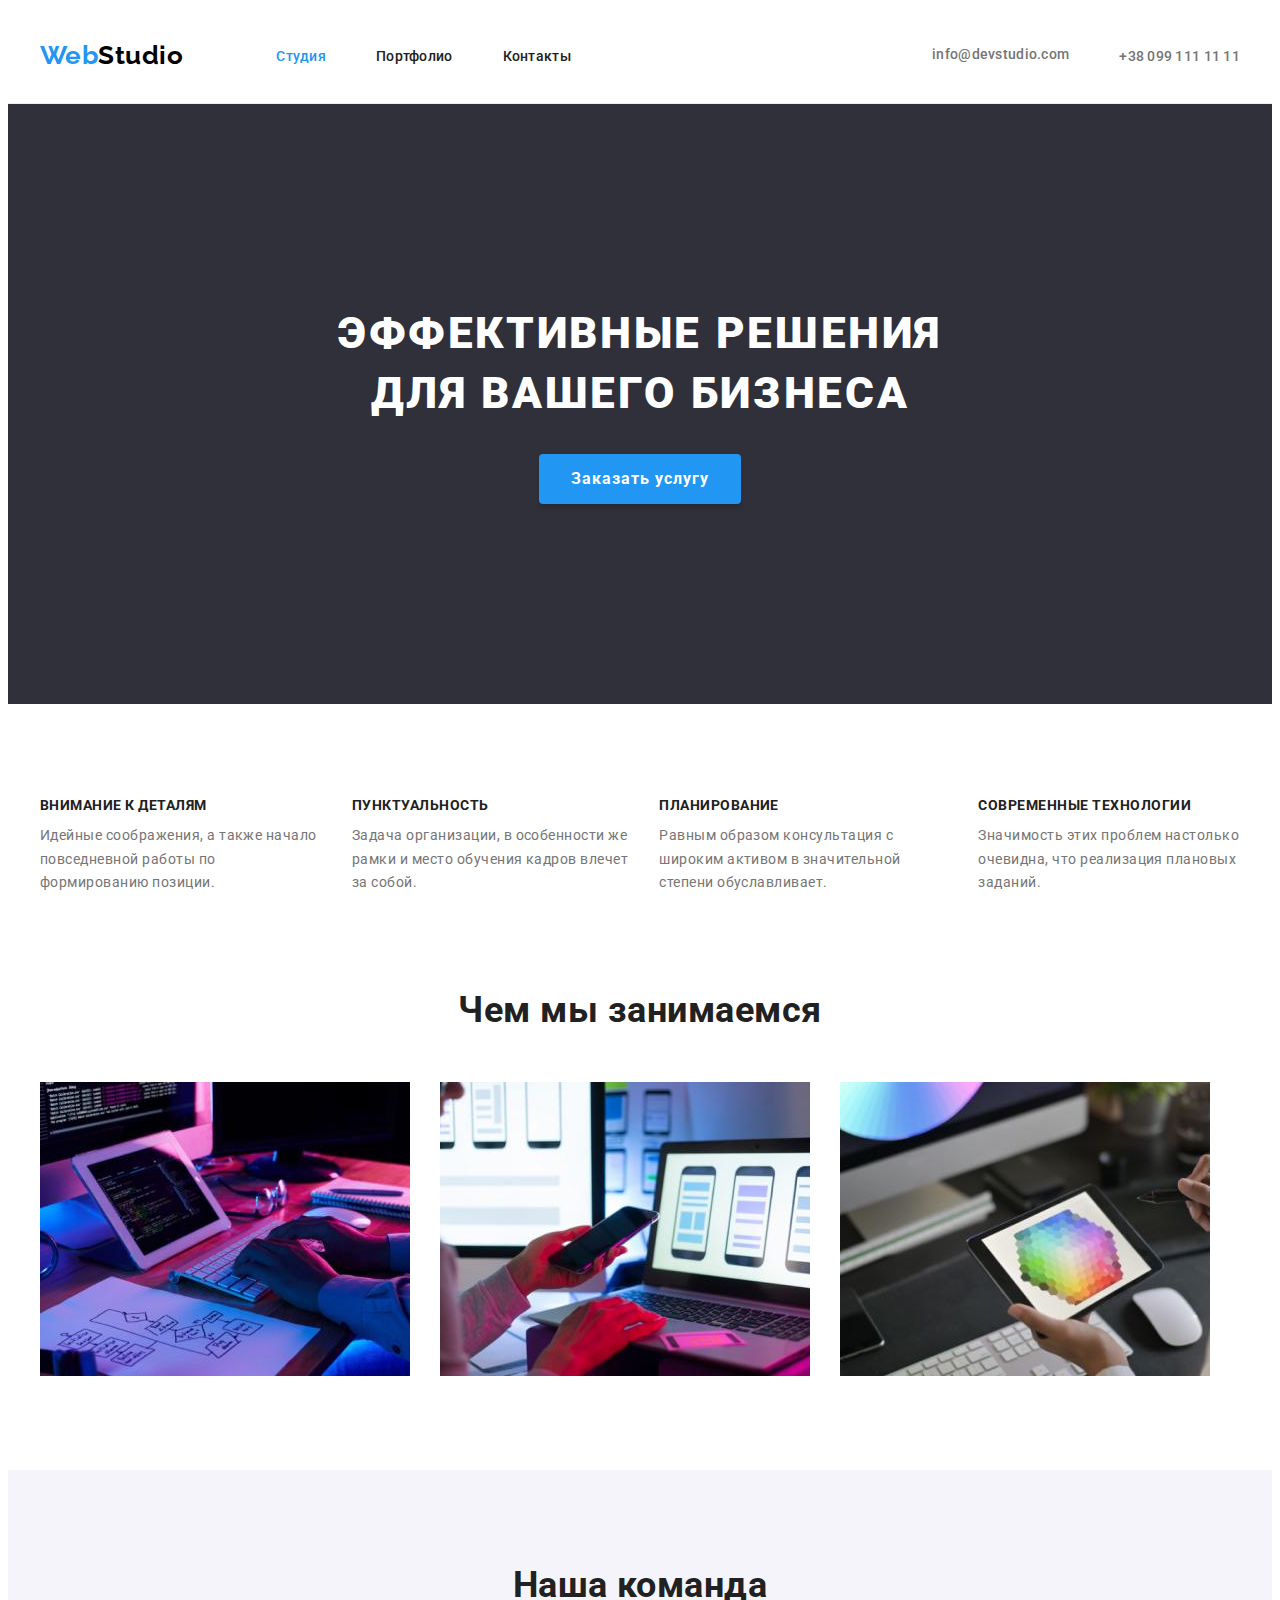
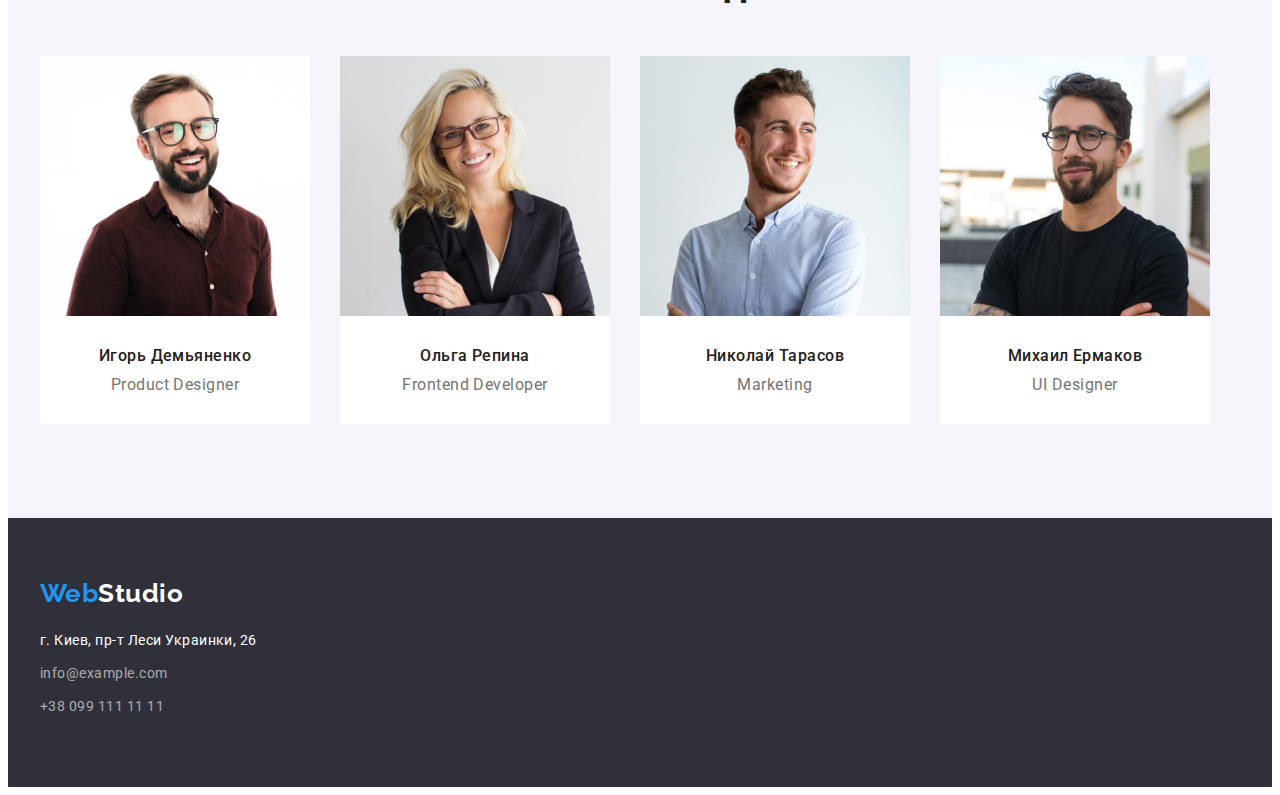
<file: index.html>
<!DOCTYPE html>
<html lang="ru">
  <head>
    <meta charset="UTF-8" />
    <meta http-equiv="X-UA-Compatible" content="IE=edge" />
    <meta name="viewport" content="width=device-width, initial-scale=1.0" />
    <title>WebStudio</title>
    <link rel="preconnect" href="https://fonts.googleapis.com" />
    <link rel="preconnect" href="https://fonts.gstatic.com" crossorigin />

    <link
      href="https://fonts.googleapis.com/css2?family=Raleway:wght@700&family=Roboto:wght@400;500;700;900&display=swap"
      rel="stylesheet"
    />
    <link
      rel="stylesheet"
      href="https://cdnjs.cloudflare.com/ajax/libs/modern-normalize/1.1.0/modern-normalize.min.css"
      integrity="sha512-wpPYUAdjBVSE4KJnH1VR1HeZfpl1ub8YT/NKx4PuQ5NmX2tKuGu6U/JRp5y+Y8XG2tV+wKQpNHVUX03MfMFn9Q=="
      crossorigin="anonymous"
      referrerpolicy="no-referrer"
    />
    <link rel="stylesheet" href="./css/styles.css" />
  </head>

  <body>
    <header class="header">
      <div class="container header-container">
        <a href="" class="header-logo logo-prop link"
          ><span class="logo-first-word">Web</span>Studio</a
        >
        <nav class="header-navigation">
          <ul class="header-list list">
            <li class="header-item">
              <a href="" class="curent header-link link">Студия</a>
            </li>
            <li class="header-item">
              <a href="./portfolio.html" class="header-link link">Портфолио</a>
            </li>
            <li class="header-item">
              <a href="" class="header-link link">Контакты</a>
            </li>
          </ul>
        </nav>

        <ul class="list top-right-contacts">
          <li class="header-contacts-link">
            <a href="" class="link header-contacts-link">
              info@devstudio.com
            </a>
          </li>
          <li>
            <a class="link header-contacts-link" href="tel:+380991111111">
              +38 099 111 11 11
            </a>
          </li>
        </ul>
      </div>
    </header>

    <main>
      <section class="hero-section">
        <div class="container hero-container">
          <h1 class="hero-header">Эффективные решения для вашего бизнеса</h1>
          <button type="button" class="hero-btn btn">Заказать услугу</button>
        </div>
      </section>

      <section class="features">
        <h2 class="visually-hidden">Преимущества</h2>
        <div class="container">
          <ul class="features-list list">
            <li class="features-item">
              <h3 class="features-header">Внимание к деталям</h3>
              <p class="features-text">
                Идейные соображения, а также начало повседневной работы по
                формированию позиции.
              </p>
            </li>
            <li class="features-item">
              <h3 class="features-header">Пунктуальность</h3>
              <p class="features-text">
                Задача организации, в особенности же рамки и место обучения
                кадров влечет за собой.
              </p>
            </li>
            <li class="features-item">
              <h3 class="features-header">Планирование</h3>
              <p class="features-text">
                Равным образом консультация с широким активом в значительной
                степени обуславливает.
              </p>
            </li>
            <li class="features-item">
              <h3 class="features-header">Современные технологии</h3>
              <p class="features-text">
                Значимость этих проблем настолько очевидна, что реализация
                плановых заданий.
              </p>
            </li>
          </ul>
        </div>
      </section>

      <section class="profile">
        <div class="container">
          <h2 class="profile-header">Чем мы занимаемся</h2>
          <ul class="profile-list list">
            <li class="profile-item">
              <img
                src="./images/01-developer-typing-on-keyboard.jpg"
                alt="разработчик печатает на клавиатуре"
                width="370"
                height="294"
              />
            </li>
            <li class="profile-item">
              <img
                src="./images/02-developer-checks-compibility-with-smartphones.jpg"
                alt="разработчик проверяет совместимость со смартфонами"
                width="370"
                height="294"
              />
            </li>
            <li class="profile-item">
              <img
                src="./images/03-choosing-a-color-palette-on-the-tablet.jpg"
                alt="разработчик выбирает палитру цветов на планшете"
                width="370"
                height="294"
              />
            </li>
          </ul>
        </div>
      </section>

      <section class="team team-color">
        <div class="container container-team">
          <h2 class="profile-header">Наша команда</h2>
          <ul class="team-list list">
            <li class="team-item">
              <img
                src="./images/member-1.jpg"
                alt="мужчина"
                width="270"
                height="260"
              />
              <div class="team-bottom">
                <h3 class="team-name">Игорь Демьяненко</h3>
                <p lang="en" class="job">Product Designer</p>
              </div>
            </li>

            <li class="team-item">
              <img
                src="./images/member-2.jpg"
                alt="мужчина"
                width="270"
                height="260"
              />
              <div class="team-bottom">
                <h3 class="team-name">Ольга Репина</h3>
                <p lang="en" class="job">Frontend Developer</p>
              </div>
            </li>

            <li class="team-item">
              <img
                src="./images/member-3.jpg"
                alt="мужчина"
                width="270"
                height="260"
              />
              <div class="team-bottom">
                <h3 class="team-name">Николай Тарасов</h3>
                <p lang="en" class="job">Marketing</p>
              </div>
            </li>

            <li class="team-item">
              <img
                src="./images/member-4.jpg"
                alt="мужчина"
                width="270"
                height="260"
              />
              <div class="team-bottom">
                <h3 class="team-name">Михаил Ермаков</h3>
                <p lang="en" class="job">UI Designer</p>
              </div>
            </li>
          </ul>
        </div>
      </section>
    </main>

    <footer class="footer">
      <div class="container">
        <div class="div-logo-ft">
          <a href="" lang="en" class="footer-logo logo-prop link"
            ><span class="logo-first-word">Web</span>Studio</a
          >
        </div>
        <div class="div-address-ft">
          <address class="address">
            <ul class="address-list list">
              <li class="footer-city-item">
                <a href="" class="footer-adress-links footer-city-color link"
                  >г. Киев, пр-т Леси Украинки, 26</a
                >
              </li>
              <li class="footer-address-item">
                <a
                  href="mailto:info@example.com"
                  class="footer-adress-links footer-contacts-color link"
                  >info@example.com</a
                >
              </li>
              <li class="footer-adress-links footer-address-item">
                <a
                  href="tel:+380991111111"
                  class="footer-contacts-color footer-adress-links link"
                  >+38 099 111 11 11</a
                >
              </li>
            </ul>
          </address>
        </div>
      </div>
    </footer>
  </body>
</html>
</file>
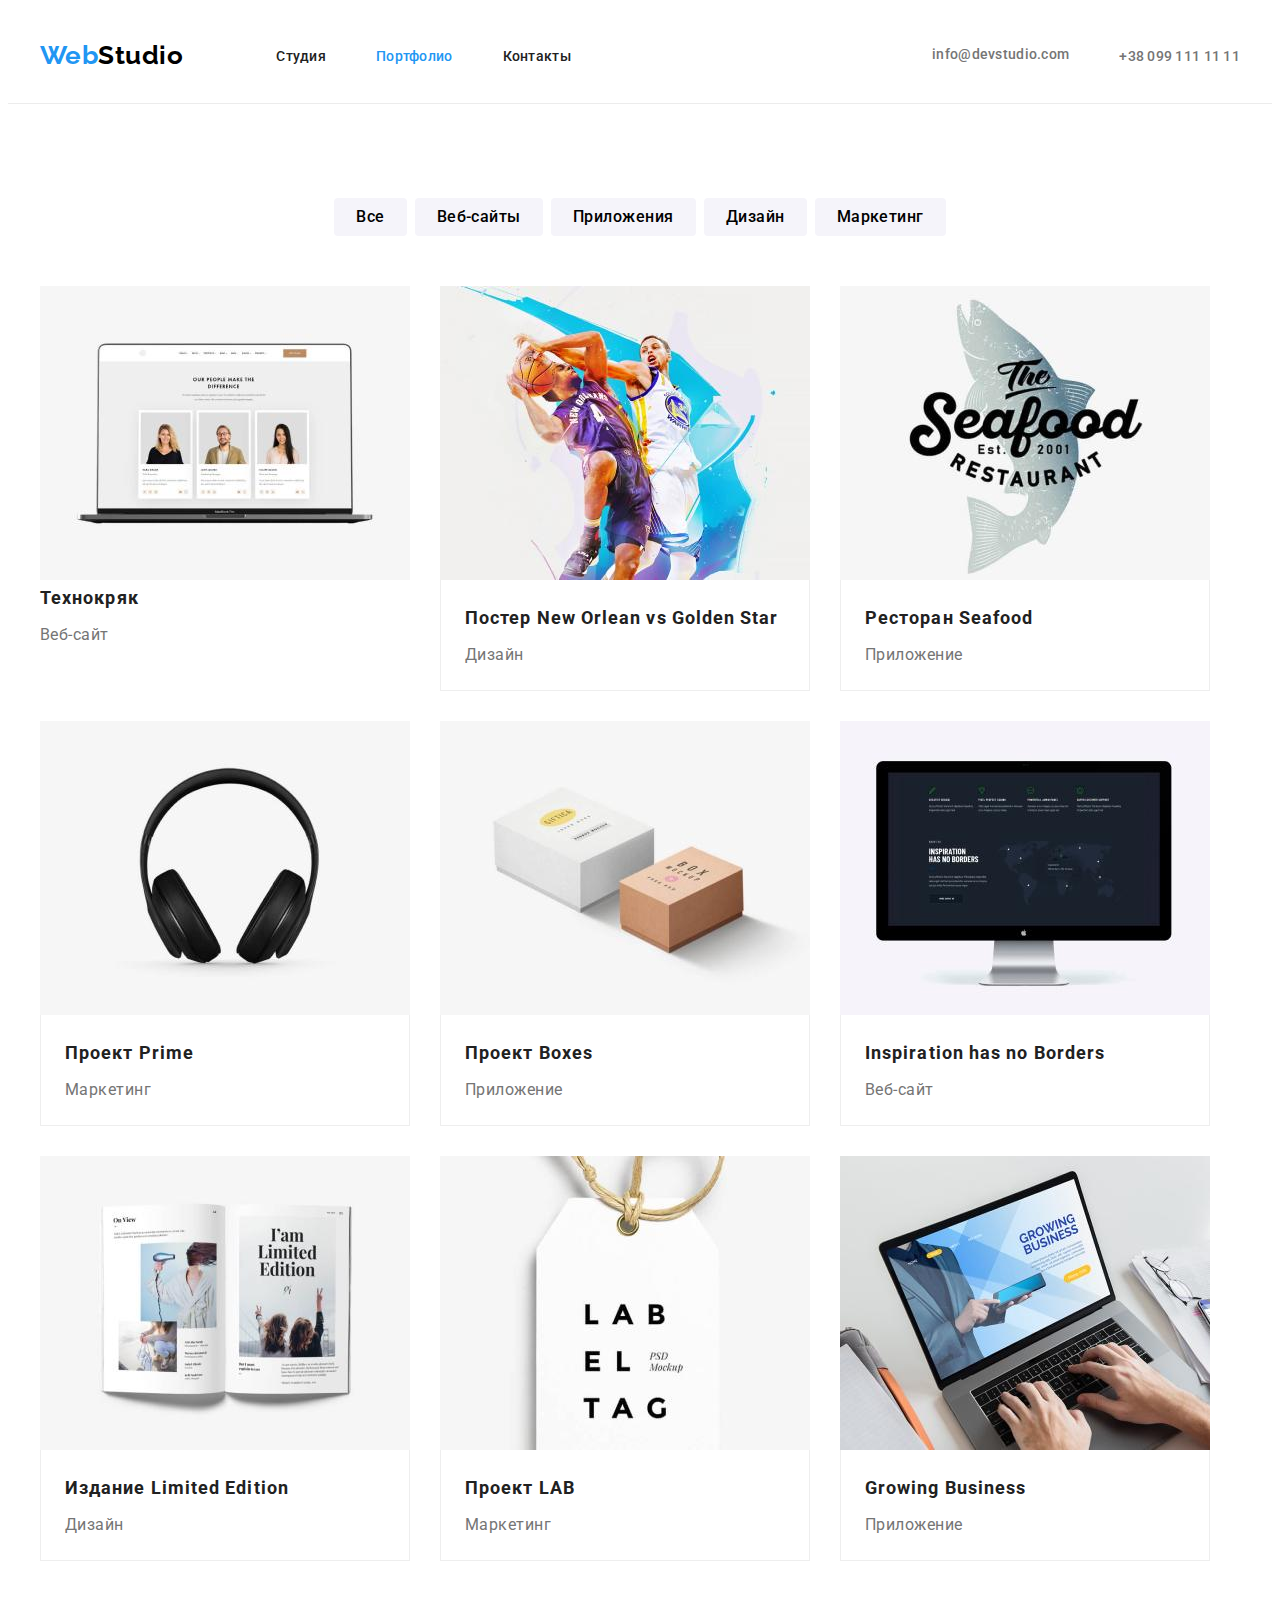
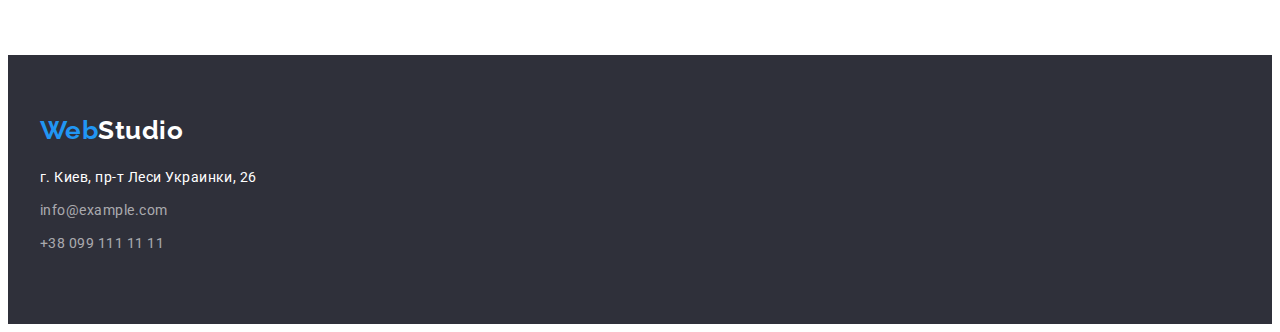
<file: portfolio.html>
<!DOCTYPE html>
<html lang="ru">
  <head>
    <meta charset="UTF-8" />
    <meta http-equiv="X-UA-Compatible" content="IE=edge" />
    <meta name="viewport" content="width=device-width, initial-scale=1.0" />
    <title>WebStudio</title>
    <link rel="preconnect" href="https://fonts.googleapis.com" />
    <link rel="preconnect" href="https://fonts.gstatic.com" crossorigin />
    <link
      href="https://fonts.googleapis.com/css2?family=Raleway:wght@700&family=Roboto:wght@400;500;700;900&display=swap"
      rel="stylesheet"
    />
    <link
      rel="stylesheet"
      href="https://cdnjs.cloudflare.com/ajax/libs/modern-normalize/1.1.0/modern-normalize.min.css"
      integrity="sha512-wpPYUAdjBVSE4KJnH1VR1HeZfpl1ub8YT/NKx4PuQ5NmX2tKuGu6U/JRp5y+Y8XG2tV+wKQpNHVUX03MfMFn9Q=="
      crossorigin="anonymous"
      referrerpolicy="no-referrer"
    />
    <link rel="stylesheet" href="./css/styles.css" />
  </head>

  <body>
    <header class="header">
      <div class="container header-container">
        <a href="" class="header-logo logo-prop link"
          ><span class="logo-first-word">Web</span>Studio</a
        >
        <nav class="header-navigation">
          <ul class="header-list list">
            <li class="header-item">
              <a href="./index.html" class="header-link link">Студия</a>
            </li>
            <li class="header-item">
              <a href="" class="curent header-link link">Портфолио</a>
            </li>
            <li class="header-item">
              <a href="" class="header-link link">Контакты</a>
            </li>
          </ul>
        </nav>

        <ul class="list top-right-contacts">
          <li class="header-contacts-link">
            <a href="" class="link header-contacts-link">
              info@devstudio.com
            </a>
          </li>
          <li>
            <a class="link header-contacts-link" href="tel:+380991111111">
              +38 099 111 11 11
            </a>
          </li>
        </ul>
      </div>
    </header>

    <main>
      <section class="project">
        <div class="container gallery-container">
          <h1 class="visually-hidden">Наши работы</h1>
          <ul class="project-nav list">
            <li class="item">
              <button class="btn-item" type="button">Все</button>
            </li>
            <li class="item">
              <button class="btn-item" type="button">Веб-сайты</button>
            </li>
            <li class="item">
              <button class="btn-item" type="button">Приложения</button>
            </li>
            <li class="item">
              <button class="btn-item" type="button">Дизайн</button>
            </li>
            <li class="item">
              <button class="btn-item" type="button">Маркетинг</button>
            </li>
          </ul>

          <ul class="list gallery">
            <li class="gallery-item">
              <img
                src="./images/web-site.jpg"
                alt="Три разработчика делают
            разное"
                width="370"
              />
              <h2 class="job-interpretation">Технокряк</h2>
              <p class="job-title">Веб-сайт</p>
            </li>
            <li class="gallery-item">
              <img
                src="./images/design.jpg"
                alt="Два баскетболиста с мячом"
                width="370"
              />
              <div class="gallery-card-bottom">
                <h2 class="job-interpretation">
                  Постер <span lang="en">New Orlean vs Golden Star</span>
                </h2>
                <p class="job-title">Дизайн</p>
              </div>
            </li>
            <li class="gallery-item">
              <img
                src="./images/aplication.jpg"
                alt="Постер ресторана"
                width="370"
              />
              <div class="gallery-card-bottom">
                <h2 class="job-interpretation">
                  Ресторан <span lang="en">Seafood</span>
                </h2>
                <p class="job-title">Приложение</p>
              </div>
            </li>
            <li class="gallery-item">
              <img src="./images/marketing.jpg" alt="Наушники" width="370" />
              <div class="gallery-card-bottom">
                <h2 class="job-interpretation">
                  Проект <span lang="en">Prime</span>
                </h2>
                <p class="job-title">Маркетинг</p>
              </div>
            </li>
            <li class="gallery-item">
              <img
                src="./images/application2.jpg"
                alt="Две коробки"
                width="370"
              />
              <div class="gallery-card-bottom">
                <h2 class="job-interpretation">
                  Проект <span lang="en">Boxes</span>
                </h2>
                <p class="job-title">Приложение</p>
              </div>
            </li>
            <li class="gallery-item">
              <img
                src="./images/web-site2.jpg"
                alt="Постер о дизайне"
                width="370"
              />
              <div class="gallery-card-bottom">
                <h2 class="job-interpretation">
                  <span lang="en">Inspiration has no Borders</span>
                </h2>
                <p class="job-title">Веб-сайт</p>
              </div>
            </li>
            <li class="gallery-item">
              <img
                src="./images/design2.jpg"
                alt="Открытый журнал"
                width="370"
              />
              <div class="gallery-card-bottom">
                <h2 class="job-interpretation">
                  Издание <span lang="en">Limited Edition</span>
                </h2>
                <p class="job-title">Дизайн</p>
              </div>
            </li>
            <li class="gallery-item">
              <img src="./images/marketing2.jpg" alt="Этикетка" width="370" />
              <div class="gallery-card-bottom">
                <h2 class="job-interpretation">
                  Проект <span lang="en">LAB</span>
                </h2>
                <p class="job-title">Маркетинг</p>
              </div>
            </li>
            <li class="gallery-item">
              <img
                src="./images/application3.jpg"
                alt="Руки печатающие на
            ноутбуке"
                width="370"
              />
              <div class="gallery-card-bottom">
                <h2 class="job-interpretation">
                  <span lang="en">Growing Business</span>
                </h2>
                <p class="job-title">Приложение</p>
              </div>
            </li>
          </ul>
        </div>
      </section>
    </main>

    <footer class="footer">
      <div class="container">
        <div class="div-logo-ft">
          <a href="" lang="en" class="footer-logo logo-prop link"
            ><span class="logo-first-word">Web</span>Studio</a
          >
        </div>
        <div class="div-address-ft">
          <address class="address">
            <ul class="address-list list">
              <li class="footer-city-item">
                <a href="" class="footer-adress-links footer-city-color link"
                  >г. Киев, пр-т Леси Украинки, 26</a
                >
              </li>
              <li class="footer-address-item">
                <a
                  href="mailto:info@example.com"
                  class="footer-adress-links footer-contacts-color link"
                  >info@example.com</a
                >
              </li>
              <li class="footer-adress-links footer-address-item">
                <a
                  href="tel:+380991111111"
                  class="footer-contacts-color footer-adress-links link"
                  >+38 099 111 11 11</a
                >
              </li>
            </ul>
          </address>
        </div>
      </div>
    </footer>
  </body>
</html>
</file>
<file: css/styles.css>
:root {
  --header-contacts-text-color: #757575;
  --header-text-color: #212121;
  --primary-title-color: #ffffff;
  --secondary-title-color: #212121;
  --primary-text-color: #757575;
  --logo-first-text-color: #2196f3;
  --logo-second-text-color: #000000;
  --footer-hero-background-color: #2f303a;  
}

p,
h1,
h2,
h3,
h5,
h6 {
  margin: 0;
}

ul {
  margin: 0;
  padding-left: 0;
}

img {
  display: block;
  max-width: 100%;
  height: auto;
}

body {
  font-family: 'Roboto', sans-serif;
  letter-spacing: 0.03em;
  color: var(--header-text-color);
}
.link {
  text-decoration: none;
}

.list {
  list-style: none;
}

.container {
  width: 1200px;
  margin: 0 auto;
  padding: 0 15px;
}

/* Header */

.logo-prop {
  font-family: Raleway;
  font-weight: bold;
  font-size: 26px;
  line-height: calc(31 / 26);
}

.header {
  border-bottom: 1px solid #ECECEC;
  padding-top: 32px;
  padding-bottom: 32px;  
}
.header-container {
  display: flex;
  align-items: center;
  
}
.header-navigation {
  display: flex;
  align-items: center;
}
.header-list {
  display: flex;
  align-items: center;
}
.header-item:not(:last-child) {
  margin-right: 50px;
}
.header-logo {
  margin-right: 93px;
}

.header-contacts-link:not(:last-child) {
  margin-left: auto;
  align-items: center;
  margin-right: 50px;
}

.header-contacts {
  margin-left: auto
  display: flex;
  align-items: center;
}
.contact-margin {
  
  margin-left: auto
}
.header-logo {
  color: var(--logo-second-text-color);
}

.header-link {
  color: inherit;
  font-weight: 500;
  font-size: 14px;
  line-height: 16px;
  letter-spacing: 0.02em;
}
.curent,
.logo-first-word {
  color: var(--logo-first-text-color);
}

.header-contacts-link {
  
  font-weight: 500;
  font-size: 14px;
  line-height: calc(16 / 14);
  letter-spacing: 0.02em;
  color: var(--header-contacts-text-color);
}

.header-link:focus,
.header-link:hover {
  color: var(--logo-first-text-color);
}
.header-contacts-link:focus,
.header-contacts-link:hover {
  color: var(--logo-first-text-color);
}

.top-right-contacts{
  display: flex;
  margin-left: auto

}

/* Секция hero */

.hero-section{
  background-color: var(--footer-hero-background-color);
  padding: 200px 0;
  text-align: center; 
}   

.hero-header {
  display: flex; 
  max-width: 696px;
  text-align: center;
  margin:0 auto;
  padding-bottom: 30px;
  font-family: inherit;
  font-weight: 900;
  font-size: 44px;
  line-height: 1.36;
  text-align: center;
  letter-spacing: 0.06em;
  text-transform: uppercase;
  color: var(--primary-title-color);
}

.btn {
  cursor: pointer;
  box-shadow: 0px 4px 4px rgba(0, 0, 0, 0.15);
  border-radius: 4px;
  border: none;
}



.hero-btn {
  padding: 10px 32px;
  height: 50px;
  font-family: inherit;
  font-weight: bold;
  font-size: 16px;
  line-height: 1.87;
  text-align: center;
  letter-spacing: 0.06em;
  color: var(--primary-title-color);
  background-color: var(--logo-first-text-color);
}


.btn:focus,
.btn:hover {
  background-color: #188CE8;
  color: var(--primary-title-color);
}

/* Секция features */

.features{
  padding-top: 94px;
}
.features-list
{
  display: flex;
    flex-basis: calc((100% / 4 -30px));
}

.features-item:not(:last-child){
  padding-right: 30px;
}
.features-header {
  padding-bottom: 10px;
  font-weight: bold;
  font-size: 14px;
  line-height: 1.14;
  text-transform: uppercase;
}

.features-text {
  font-size: 14px;
  line-height: 1.71;
  color: var(--primary-text-color);
}

/* Секция profile */

.profile{
  padding-bottom: 94px;
}
  

.profile-header {
  margin-bottom: 50px;
  font-weight: bold;
  font-size: 36px;
  line-height: 1.17;
  text-align: center;
}

.profile-list{
  display: flex;
  flex-wrap: wrap;
  flex-basis: calc((100% / 4 -30px));
  margin-left: -30px;
  margin-top: -50px;
}

.profile-item{
margin-left: 30px;
margin-top: 50px;
}

/* Наша команда */
.container-team{
  padding-bottom: 94px;
}
.team-color
{
  background-color: #F5F4FA;

}

.visually-hidden {
  position: absolute;
  width: 1px;
  height: 1px;
  margin: -1px;
  padding: 0;
  overflow: hidden;
  border: 0;
  clip: rect(0 0 0 0);
}

.profile-header{
  padding-top: 94px;
}
.team-list{
  display: flex;
  flex-wrap: wrap;
  flex-basis: calc((100% / 3 -30px));
  margin-right: -30px;
  margin-top: -50px;
}

.team-item{
  margin-right: 30px;
  margin-top: 50px;
}
.team-name {
  font-weight: 500;
  font-size: 16px;
  line-height: calc(19 / 16);
  margin-bottom: 10px;
}

.team-bottom{
  padding-top: 30px;
}
.job {
  font-size: 16px;
  line-height: calc(19 / 16);
  color: var(--primary-text-color);
  padding-bottom: 30px;
}
.job-interpretation {
  font-weight: bold;
  font-size: 18px;
  line-height: 2;
  letter-spacing: 0.06em;
  margin-bottom: 4px;
}

.job-title {
  font-size: 16px;
  line-height: 1.87;
  color: var(--primary-text-color);
}

.team-bottom{
  background-color: var(--primary-title-color);
  text-align: center;
 }


/* Footer */

.footer-logo {
  color: var(--primary-title-color);
}

.div-logo-ft{
  padding-bottom: 20px;
}

.footer {
  background-color: var(--footer-hero-background-color);
  padding-top: 60px;
  padding-bottom: 60px;
}

.footer-city-color {
  color: var(--primary-title-color);
}
.footer-address-item,
.footer-city-item
{
  padding-bottom: 9px;
}
.footer-adress-links {
  font-style: normal;
  font-size: 14px;
  line-height: 1.71;
}

.footer-contacts-color {
  color: rgba(255, 255, 255, 0.6);
}

.footer-adress-links:focus,
.footer-adress-links:hover {
  color: var(--logo-first-text-color);
}

/* ==============Portfolio.html============== */

/* =========Project navigation==========*/
.project{
  padding-top: 94px;
  padding-bottom: 94px;
}
.project-nav{
  display: flex;
  justify-content: center;
  margin-bottom: 50px;
}

.project-nav .item{
  margin-right: 8px;
}

.project-nav .item:last-child {
  margin-right: 0px;
} 

.btn-item:focus,
.btn-item:hover {
  background-color:var(--logo-first-text-color);
  color: #ffffff;
}
.btn-item{
  font-family: inherit;
  padding: 6px 22px;
  border: none;
  background-color: #F5F4FA;
  font-weight: 500;
  font-size: 16px;
  line-height: 1.62;
  letter-spacing: 0.03em;
  cursor: pointer;
  border-radius: 4px;
}

/*------------Gallery--------- */

.gallery{
  display: flex;
  flex-wrap: wrap;
  flex-basis: calc((100% / 4 - 30px));
  margin-right: -30px;
  margin-top: -30px;
}
.gallery-item:not(:nth-child(3n)){
  margin-right: 30px;  
}
 .gallery-item{
  margin-top: 30px;
}
 .gallery-card-bottom {
    padding: 20px 24px; 
    border: 1px solid #eeeeee;
    border-top: none;
}
</file>
